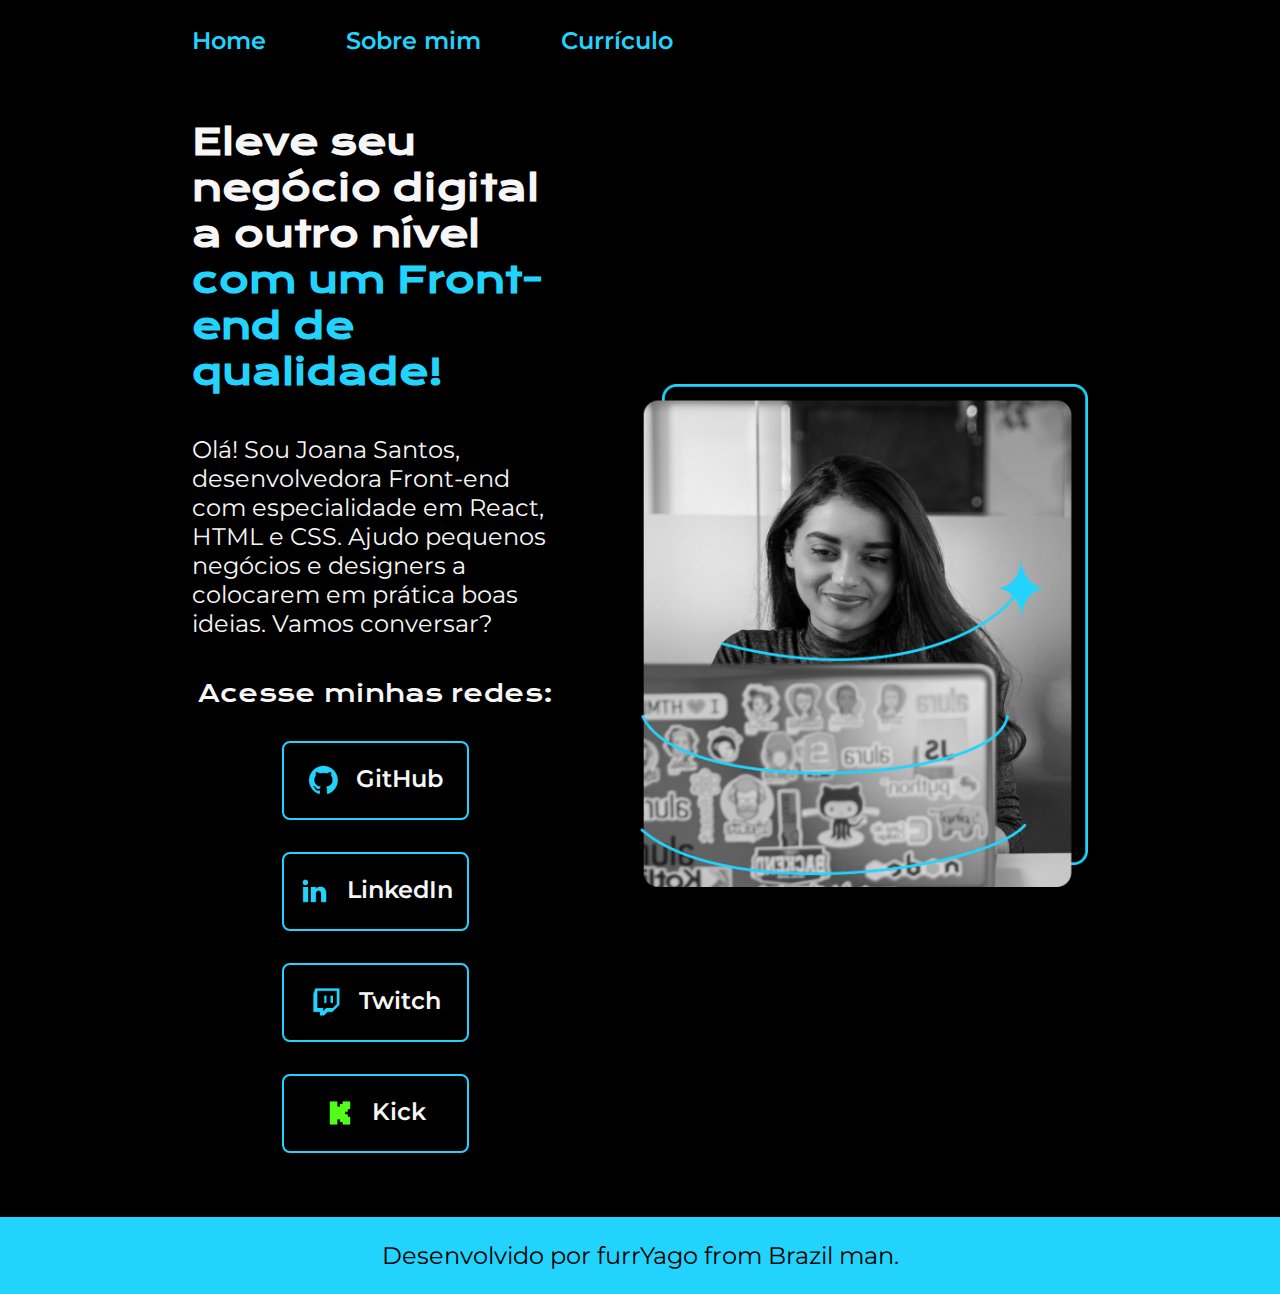
<file: html-css/index.html>
<!DOCTYPE html>

<html lang="pt-br">

<head>
    <!-- Define a codificação [UTF-8, UTF-16, cp1252...] -->
    <meta charset="utf-8">

    <!-- Define a área visível da página, auxiliando com a responsividade -->
    <meta name="viewport" content="width=device-width, initial-scale=1.0">

    <!-- Integra a estilização CSS ao HTML -->
    <link rel="stylesheet" href="styles/style.css">

    <title>Home - Alura Project</title>
</head>

<body>
    <!-- Header = cabeçalho da página -->
    <header>
        <nav class="menu">
            <a class="menu__link" href="index.html">Home</a>
            <a class="menu__link" href="aboutme.html">Sobre mim</a>
            <a class="menu__link" href="resumé.html">Currículo</a>
        </nav>
    </header>

    <!-- Main = trecho de conteúdo da página -->
    <main class="container">
        <section class="container__content">
            <div>
                <h1 class="container__content__title">Eleve seu negócio digital a outro nível <strong
                        class="highlight">com
                        um
                        Front-end de
                        qualidade!</strong>
                </h1>
            </div>
            <div>
                <p class="container__content__text">Olá! Sou Joana Santos, desenvolvedora Front-end com especialidade em
                    React,
                    HTML e CSS. Ajudo pequenos
                    negócios e designers a colocarem em prática boas ideias. Vamos conversar?</p>
            </div>
            <div class="container__content__links">
                <h2 class="container__content__links__title">Acesse minhas redes:</h2>
                <a class="container__content__links__nav" href="https://github.com/furryago">
                    <img src="assets/github.png">
                    GitHub
                </a>
                <a class="container__content__links__nav" href="https://linkedin.com/in/yagobaptista/">
                    <img src="assets/linkedin.png">
                    LinkedIn
                </a>
                <a class="container__content__links__nav" href="https://twitch.tv/furryago">
                    <img src="assets/twitch.png">
                    Twitch
                </a>
                <a class="container__content__links__nav" href="https://kick.com/furryago">
                    <img id="kick" src="assets/kick.png">
                    Kick
                </a>
            </div>

        </section>
        <img class="container__image" src="assets/imagem.png"
            alt="Foto da desenvolvedora front-end Joana Santos programando.">
    </main>

    <!-- Footer = rodapé da página -->
    <footer>
        <p>Desenvolvido por furrYago from Brazil man.</p>
    </footer>

    <!--

    h = heading (títulos, subtítulos) [números dão o tamanho (h1, h2, h3...)]
    <h1 style="font-style: italic;">Um título</h1>
    <h2>Um subtítulo</h2>

    p = paragraph (parágrafos, texto comum) 
    <p>Um parágrafo</p>
    
    img = image (imagem) 
    <img src="assets/html.png" alt="Logo do HTML5">

    a = anchor (âncora, se refere a um hyperlink que redireciona para outra página)
    <a href="https://link.com">Uma âncora</a>

    -->

</body>

</html>
</file>
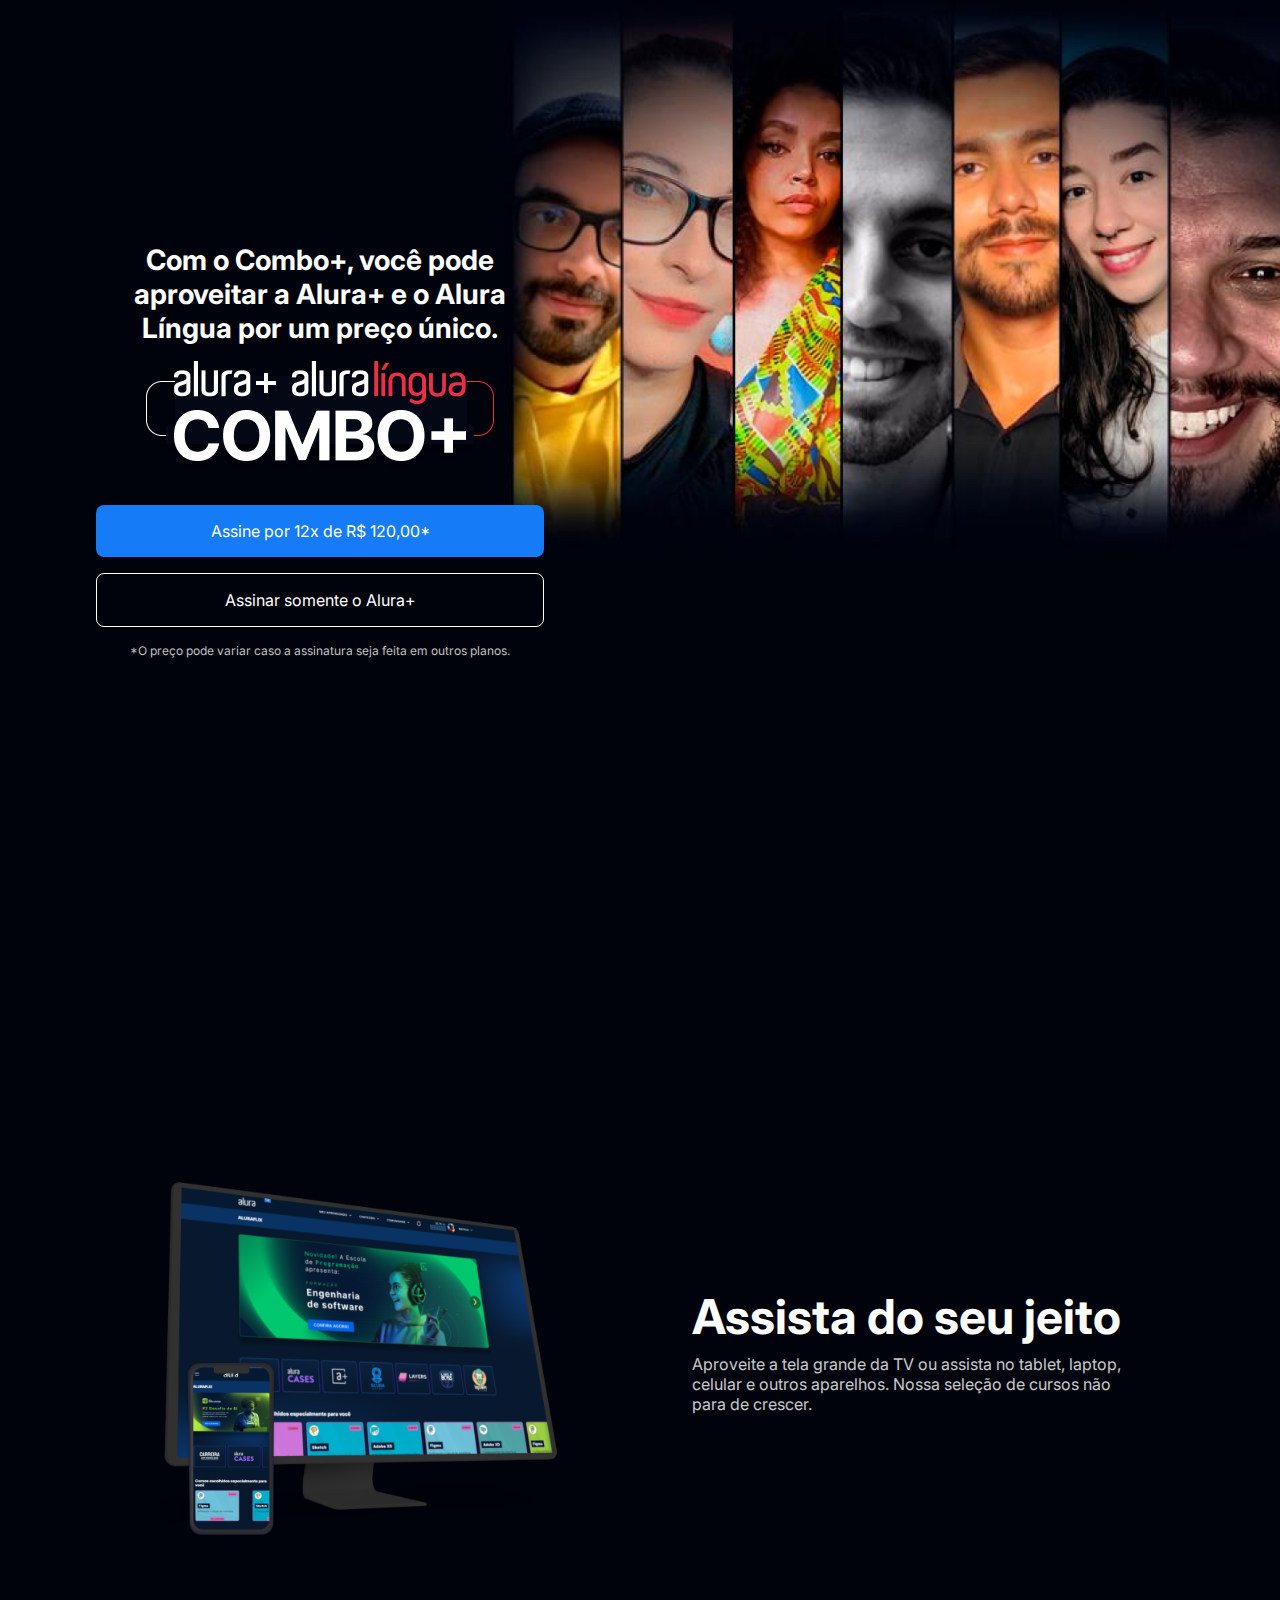
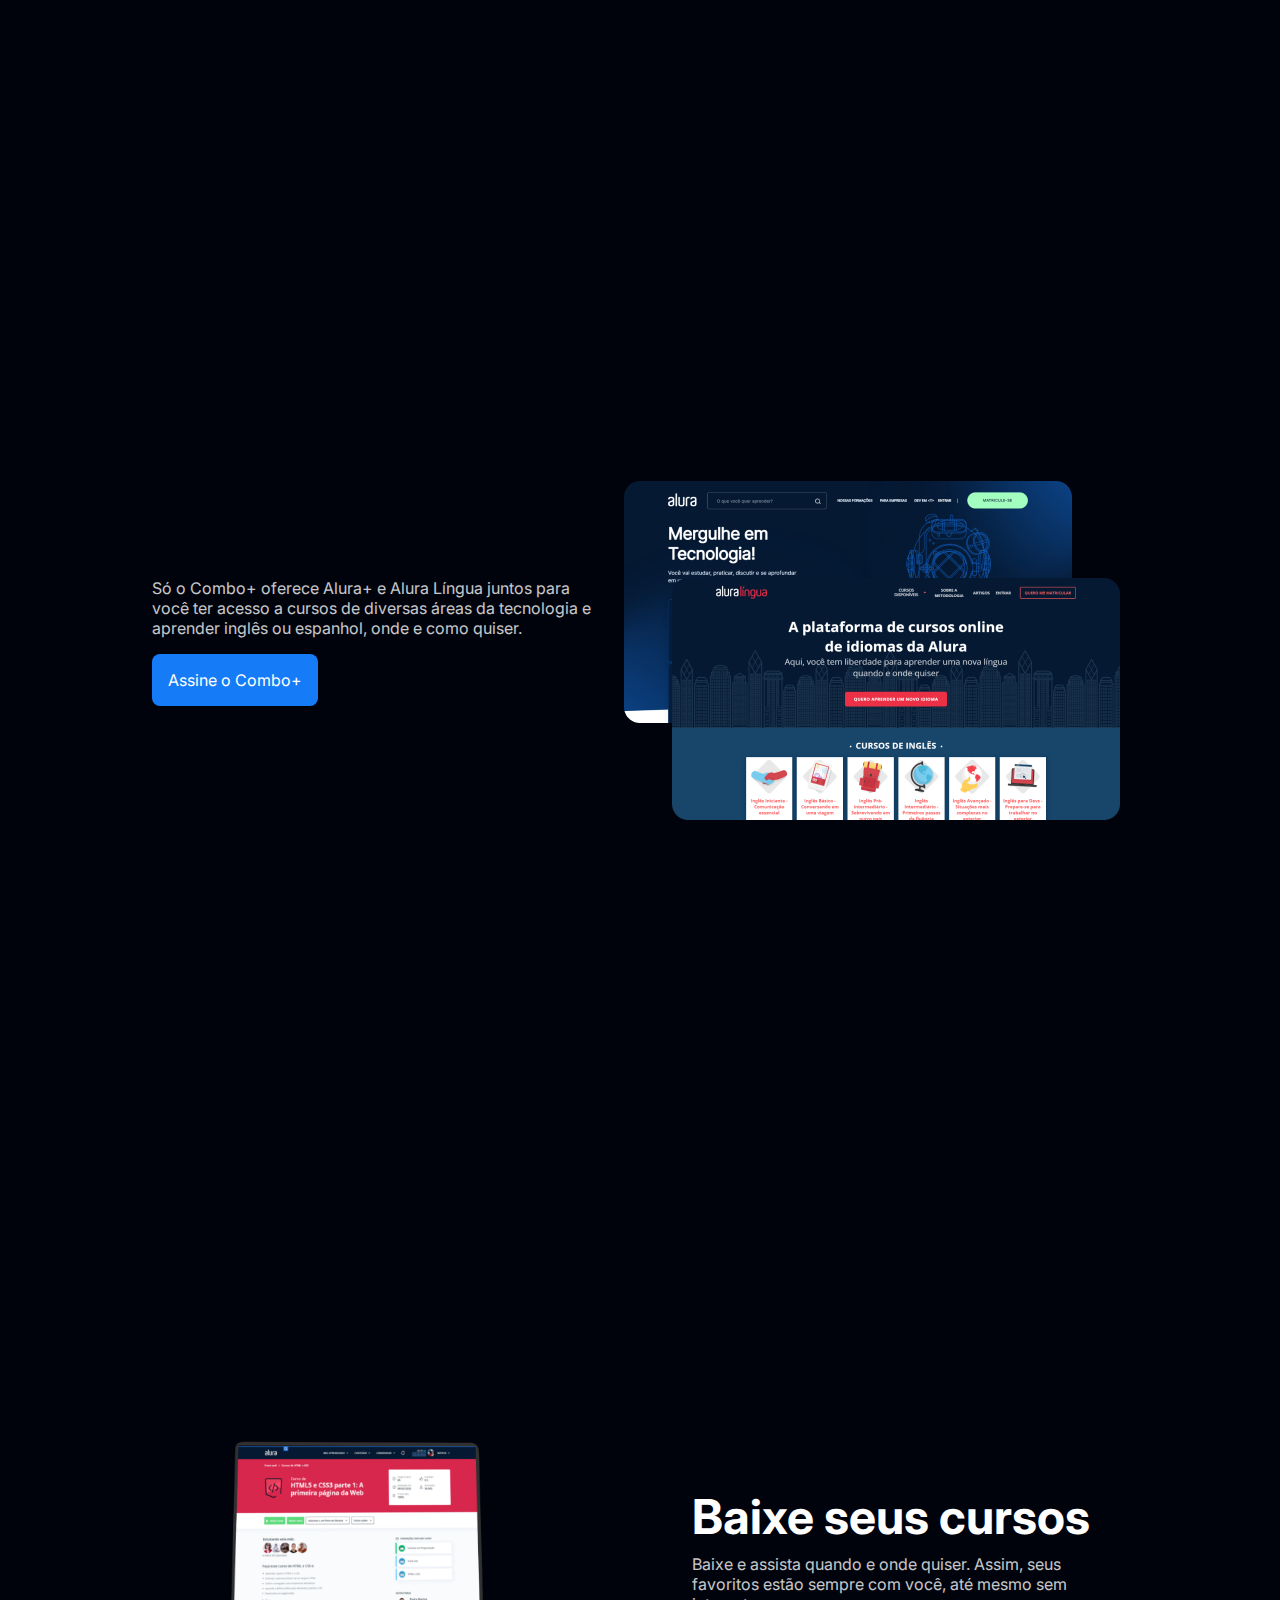
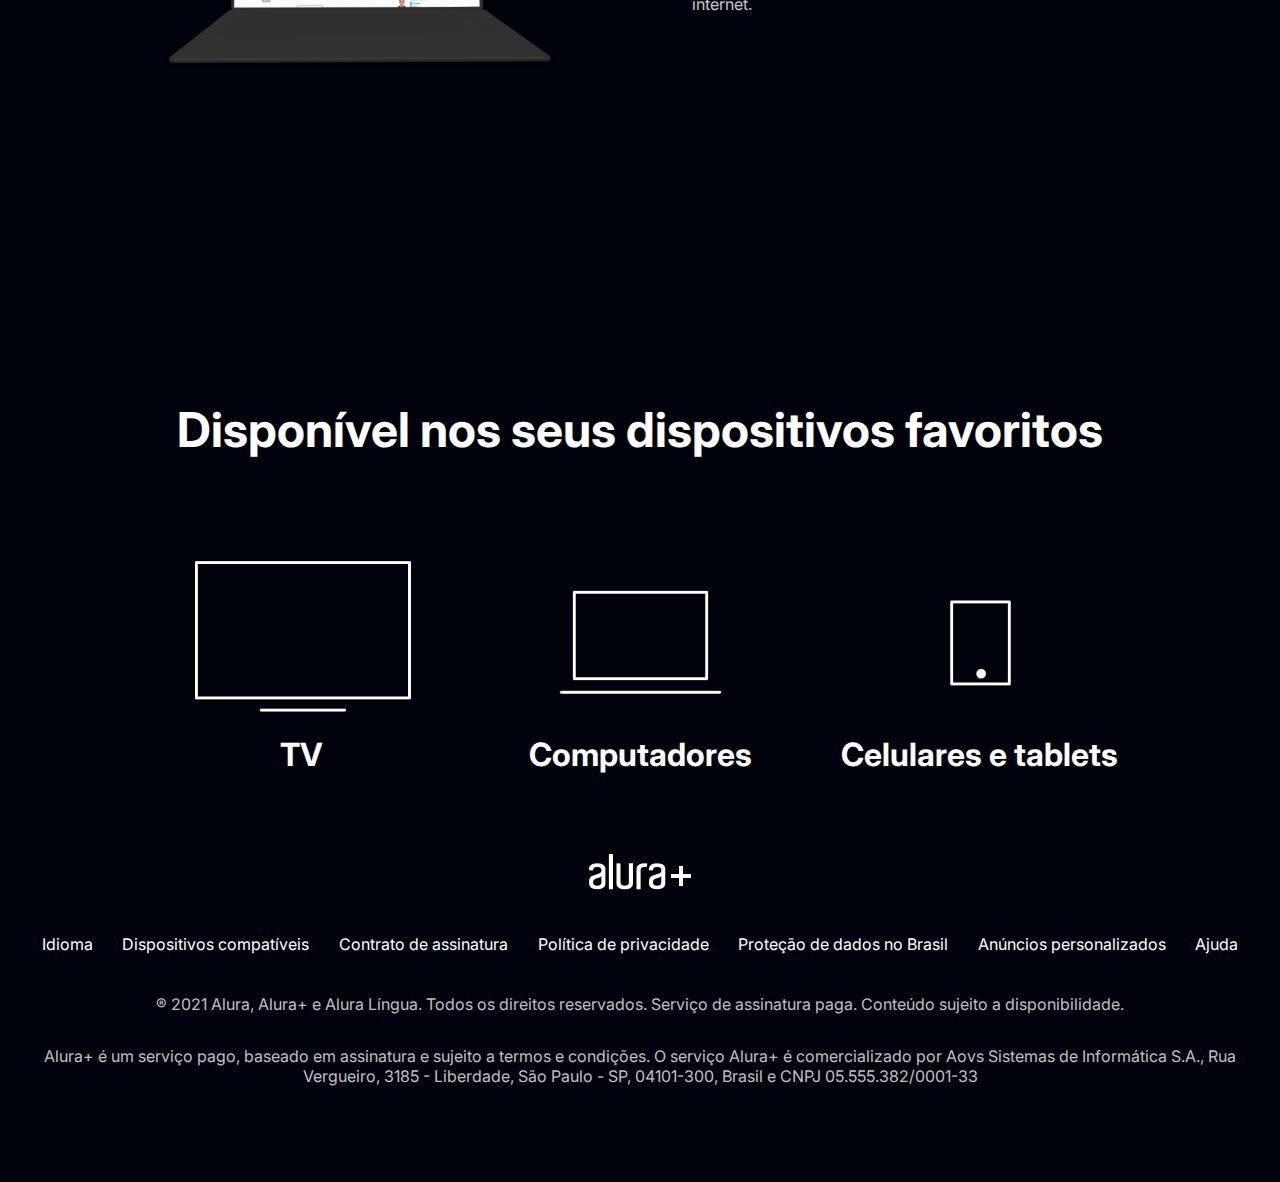
<file: html-css/alura-plus/index.html>
<!DOCTYPE html>
<html lang="pt-br">

<head>
    <title>Alura+</title>
    <meta charset="UTF-8">
    <meta name="viewport" content="width=device-width, initial-scale=1">
    <link rel="stylesheet" href="styles/style.css">
</head>

<body>
    <section class="container principal">
        <div class="container__box">
            <h1 class="container__title">Com o Combo+, você pode aproveitar a Alura+ e o Alura Língua por um preço único.</h1>
            <img class="container__image" src="assets/Combo.png" alt="O Combo+ é o plano integrado de Alura+ e Alura Línguas.">
            <a class="container__button" href="https://www.alura.com.br">Assine por 12x de R$ 120,00*</a>
            <a class="container__button transparent__button" href="https://alura.com.br">Assinar somente o Alura+</a>
            <p class="container__caution">*O preço pode variar caso a assinatura seja feita em outros planos.</p>
        </div>
    </section>

    <section class="container secundario">
        <img class="secundario__image" src="assets/Plataformas.png" alt="Plataforma Alura representada num monitor de computador e na tela de um smartphone.">
        <div class="container__description">
            <h2 class="container__description__title">Assista do seu jeito</h2>
            <p class="container__description__text">Aproveite a tela grande da TV ou assista no tablet, laptop, celular e outros aparelhos. Nossa seleção de cursos não para de crescer.</p>
        </div>
    </section>

    <section class="container terciario">
        <div class="container__description">
            <p class="container__description__text">Só o Combo+ oferece Alura+ e Alura Língua juntos para você ter acesso a cursos de diversas áreas da tecnologia e aprender inglês ou espanhol, onde e como quiser.</p>
            <a class="container__button description__button" href="https://alura.com.br">Assine o Combo+</a>
        </div>
        <img src="assets/Telas.png">
    </section>

    <section class="container secundario">
        <img class="secundario__image" src="assets/Notebook.png" alt="Imagem de um notebook com o curso de HTML e CSS da Alura a mostra na tela.">
        <div class="container__description">
            <h2 class="container__description__title">Baixe seus cursos</h2>
            <p class="container__description__text">Baixe e assista quando e onde quiser. Assim, seus favoritos estão sempre com você, até mesmo sem internet.</p>
        </div>
    </section>

    <section class="devices">
        <h2 class="devices__title">Disponível nos seus dispositivos favoritos</h2>
        <ul class="devices__list">
            <li>
                <img src="assets/tv.png" alt="Ícone de televisão.">
                <h3 class="list__item">TV</h3>
            </li>
            <li>
                <img src="assets/computador.png" alt="Ícone de computador.">
                <h3 class="list__item">Computadores</h3>
            </li>
            <li>
                <img src="assets/celular.png" alt="Ícone de smartphone.">
                <h3 class="list__item">Celulares e tablets</h3>
            </li>
        </ul>
    </section>

    <footer>
        <img class="footer__logo" src="assets/Logo.png" alt="Logo do Alura+.">
        <ul class="footer__list">
            <li class="footer__list__item"><a href="#">Idioma</a></li>
            <li class="footer__list__item"><a href="#">Dispositivos compatíveis</a></li>
            <li class="footer__list__item"><a href="#">Contrato de assinatura</a></li>
            <li class="footer__list__item"><a href="#">Política de privacidade</a></li>
            <li class="footer__list__item"><a href="#">Proteção de dados no Brasil</a></li>
            <li class="footer__list__item"><a href="#">Anúncios personalizados</a></li>
            <li class="footer__list__item"><a href="#">Ajuda</a></li>
        </ul>
        <div class="footer__text">
            <p>® 2021 Alura, Alura+ e Alura Língua. Todos os direitos reservados. Serviço de assinatura paga. Conteúdo sujeito a disponibilidade.</p>
            <p>Alura+ é um serviço pago, baseado em assinatura e sujeito a termos e condições. O serviço Alura+ é comercializado por Aovs Sistemas de Informática S.A., Rua Vergueiro, 3185 - Liberdade, São Paulo - SP, 04101-300, Brasil e CNPJ 05.555.382/0001-33</p>
        </div>
    </footer>

</body>

</html>
</file>
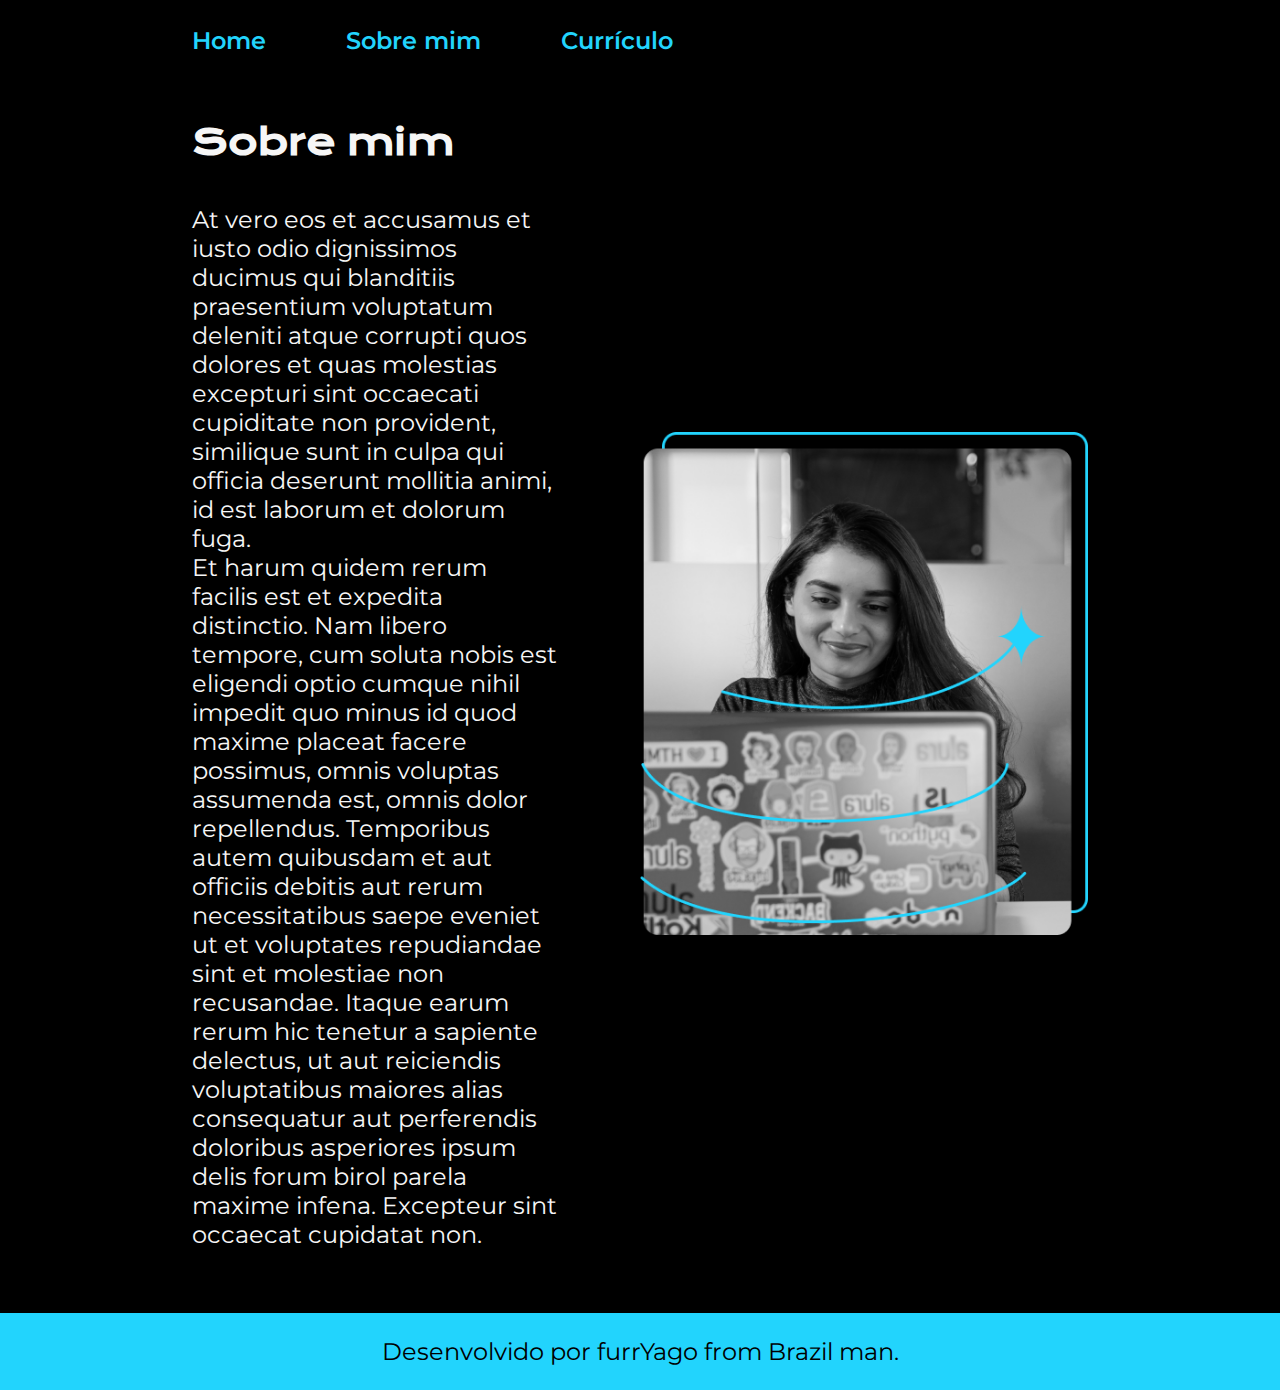
<file: html-css/aboutme.html>
<!DOCTYPE html>
<html lang="pt-br">

<head>
    <meta charset="UTF-8">
    <meta name="viewport" content="width=device-width, initial-scale=1.0">
    <link rel="stylesheet" href="styles/style.css">
    <title>Sobre mim</title>
</head>

<body>
    <header>
        <nav class="menu">
            <a class="menu__link" href="index.html">Home</a>
            <a class="menu__link" href="aboutme.html">Sobre mim</a>
            <a class="menu__link" href="resumé.html">Currículo</a>
        </nav>
    </header>
    <main class="container">
        <section class="container__content">
            <div>
                <h1 class="container__content__title">Sobre mim</h1>
            </div>
            <div>
                <p class="container__content__text">At vero eos et accusamus et iusto odio dignissimos ducimus qui
                    blanditiis praesentium voluptatum deleniti atque corrupti quos dolores et quas molestias excepturi
                    sint occaecati cupiditate non provident, similique sunt in culpa qui officia deserunt mollitia
                    animi, id est laborum et dolorum fuga.</p>
                <p class="container__content__text">Et harum quidem rerum facilis est et expedita distinctio. Nam libero
                    tempore, cum soluta nobis est eligendi optio cumque nihil impedit quo minus id quod maxime placeat
                    facere possimus, omnis voluptas assumenda est, omnis dolor repellendus. Temporibus autem quibusdam
                    et aut officiis debitis aut rerum necessitatibus saepe eveniet ut et voluptates repudiandae sint et
                    molestiae non recusandae. Itaque earum rerum hic tenetur a sapiente delectus, ut aut reiciendis
                    voluptatibus maiores alias consequatur aut perferendis doloribus asperiores ipsum delis forum birol
                    parela maxime infena. Excepteur sint occaecat cupidatat non.
                </p>
            </div>
        </section>
        <img class="container__image" src="assets/imagem.png"
            alt="Foto da desenvolvedora front-end Joana Santos programando.">
    </main>
    <footer>
        <p>Desenvolvido por furrYago from Brazil man.</p>
    </footer>
</body>

</html>
</file>
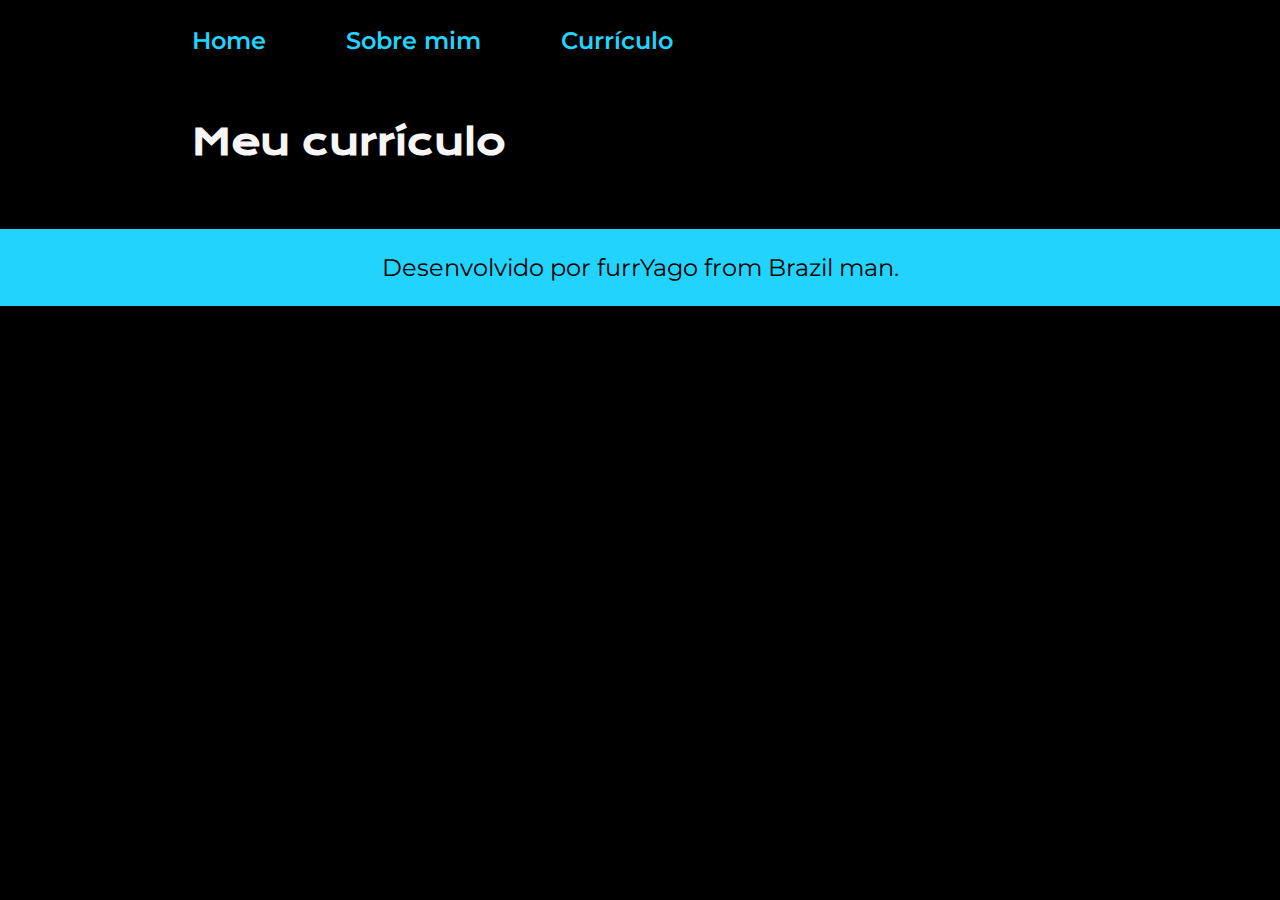
<file: html-css/resumé.html>
<!DOCTYPE html>
<html lang="en">

<head>
    <meta charset="UTF-8">
    <meta name="viewport" content="width=device-width, initial-scale=1.0">
    <link rel="stylesheet" href="styles/style.css">
    <title>Currículo</title>
</head>

<body>
    <header>
        <nav class="menu">
            <a class="menu__link" href="index.html">Home</a>
            <a class="menu__link" href="aboutme.html">Sobre mim</a>
            <a class="menu__link" href="resumé.html">Currículo</a>
        </nav>
    </header>
    <main class="container">
        <section class="container__content">
            <div>
                <h1 class="container__content__title">Meu currículo</h1>
            </div>
        </section>
    </main>
    <footer>
        <p>Desenvolvido por furrYago from Brazil man.</p>
    </footer>
</body>

</html>
</file>
<file: html-css/styles/style.css>
@import url('https://fonts.googleapis.com/css2?family=Krona+One&family=Montserrat:wght@400;600&display=swap');

:root {
    --main-color: #000000;
    --secondary-color: #F6F6F6;
    --highlight-color: #22D4FD;
    --hover-color: #272727;

    --main-font: 'Krona One', sans-serif;
    --secondary-font: 'Montserrat', sans-serif;
}

/* reset.css */
* {
    margin: 0;
    padding: 0;
}

header {
    padding: 2% 0 0 15%;
}

body {
    box-sizing: border-box;
    /* height: 100vh; */
    background-color: var(--main-color);
    color: var(--secondary-color);
}

footer {
    background-color: var(--highlight-color);
    color: var(--main-color);
    text-align: center;
    font-family: var(--secondary-font);
    font-weight: 400;
    font-size: 1.5rem;
    padding: 24px;
}

.menu {
    display: flex;
    gap: 80px;
}

.menu__link {
    color: var(--highlight-color);
    font-family: var(--secondary-font);
    font-weight: 600;
    font-size: 1.5rem;
    text-decoration: none;
}

.highlight {
    color: var(--highlight-color);
}

.container {
    padding: 5% 15%;
    display: flex;
    align-items: center;
    justify-content: space-between;
    gap: 82px;
}

.container__content {
    width: 50%;
    display: flex;
    flex-direction: column;
    gap: 40px;
}

.container__image {
    width: 50%;
}

.container__content__title {
    font-size: 2.25rem;
    font-family: var(--main-font);
}

.container__content__text {
    font-size: 1.5rem;
    font-family: var(--secondary-font);
}

.container__content__links {
    display: flex;
    flex-direction: column;
    justify-content: space-between;
    align-items: center;
    gap: 32px;
}

.container__content__links__title {
    font-family: var(--main-font);
    font-weight: 400;
    font-size: 1.5rem;
}

.container__content__links__nav {
    display: flex;
    justify-content: center;
    gap: 16px;
    border: 2px solid var(--highlight-color);
    border-radius: 8px;
    font-size: 1.5rem;
    font-family: var(--secondary-font);
    font-weight: 600;
    color: var(--secondary-color);
    text-decoration: none;
    padding: 21.5px 0;
    width: 50%;
    text-align: center;
}

.container__content__links__nav:hover {
    background-color: var(--hover-color);
}

#kick {
    max-width: 32px;
    max-height: 32px;
}

@media (max-width: 1200px) {
    header {
        padding: 10%;
    }

    .container {
        flex-direction: column-reverse;
        padding: 5%;
    }

    .container__content {
        width: auto;
    }

    .menu {
        justify-content: center;
    }
}
</file>
<file: html-css/alura-plus/styles/style.css>
@import url('https://fonts.googleapis.com/css2?family=Inter:wght@400;700&display=swap');

* {
    margin: 0;
    padding: 0;
}

:root {
    --fill-color: #167bf7;
    --background-color: #00030c;

    --main-font-color: white;
    --secondary-font-color: #c0c0c0;
    --tertiary-font-color: #f9f9f9;
    --font-family: 'Inter', 'sans-serif';
    --title-font-weight: 700;
    --main-font-weight: 400;
    --main-font-size: 1rem;
    --title-font-size: 3rem;
    --icons-font-size: 2rem;
    --footer-font-size: 0,875rem;
}

body {
    background-color: var(--background-color);
    color: var(--main-font-color);
    font-size: 16px;
    font-weight: var(--main-font-weight);
    font-family: var(--font-family);
}

.container {
    height: 100vh;
    display: grid;
    grid-template-columns: 50% 50%;
}

.principal {
    background-image: url("../assets/background.png");
    background-repeat: no-repeat;
    background-size: contain;
    align-items: center;
    font-size: 1rem;
    text-align: center;
}

.container__box {
    margin: 0 6rem;
}

.container__title {
    font-size: 1.75rem;
    font-weight: var(--title-font-weight);
}

.container__button {
    background-color: var(--fill-color);
    border-radius: 0.5rem;
    padding: 1em;
    color: var(--main-font-color);
    display: block;
    font-weight: var(--main-font-weight);
    text-align: center;
    text-decoration: none;
    margin-bottom: 1rem;
    transition: 1s;
}

.container__button:hover {
    transform: scale(1.05);
}

.container__image {
    margin: 1em 0 2em 0;
}

.transparent__button {
    background-color: transparent;
    border: 1px solid white;
}

.container__caution {
    font-family: var(--font-family);
    font-weight: var(--main-font-weight);
    font-size: 0.75rem;
    color: var(--secondary-font-color);
}

.secundario {
    align-items: center;
    margin: 0 7.5rem 0 10rem; 
}

.secundario__image {
    width: 80%;
}

.container__description {
    padding: 2rem;
}

.container__description__title {
    font-size: var(--title-font-size);
    font-weight: var(--title-font-weight);
    margin-bottom: 0.5rem;
}

.container__description__text {
    color: var(--tertiary-font-color);
    opacity: 0.8;
}

.terciario {
    align-items: center;
    margin: 0 10rem 0 7.5rem;
    display: flex;
}

.description__button {
    display: inline-block;
    margin-top: 1rem;
}

.devices {
    text-align: center;
}

.devices__title {
    font-size: var(--title-font-size);
    margin-bottom: 2.5rem;
}

.devices__list {
    display: flex;
    justify-content: center;
    list-style: none;
    margin: 5rem 0;
}

.list__item {
    font-size: var(--icons-font-size);
}

footer {
    text-align: center;
    margin: 0 0.75rem 0 0.75rem;
}

.footer__logo {
    margin-bottom: 2.5rem;
}

.footer__list {
    display: flex;
    justify-content: space-evenly;
    list-style-type: none;
    margin-bottom: 0.5rem;
}

.footer__list__item a {
    text-decoration: none;
    color: var(--main-font-color);
    font-size: var(--main-font-size);
    transition: 1s;
}

.footer__list__item a:hover {
    color: var(--fill-color);
    font-size: 1.0875rem;
}

.footer__text {
    margin-bottom: 6rem;
    display: flex;
    flex-direction: column;
    justify-content: space-evenly;
    color:var(--secondary-font-color)
}

.footer__text p {
    padding-top: 2rem;
}
</file>
